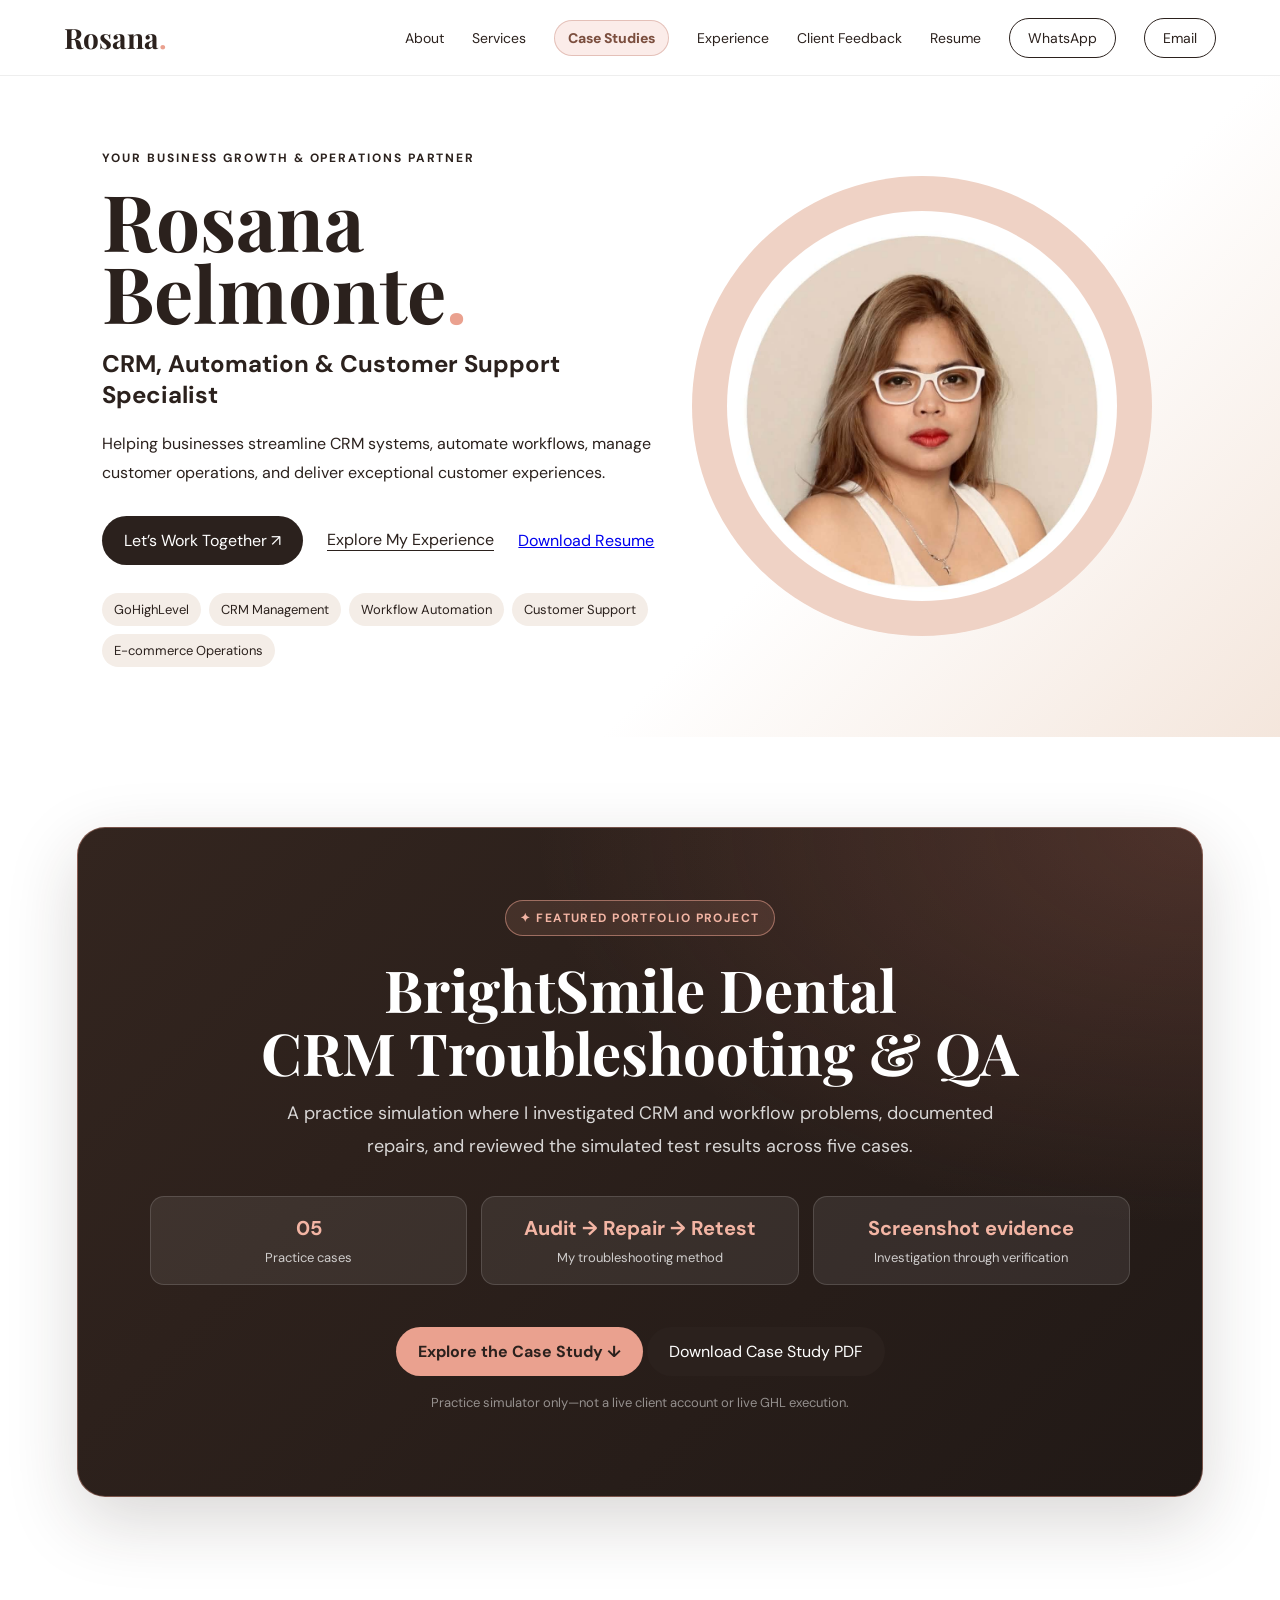
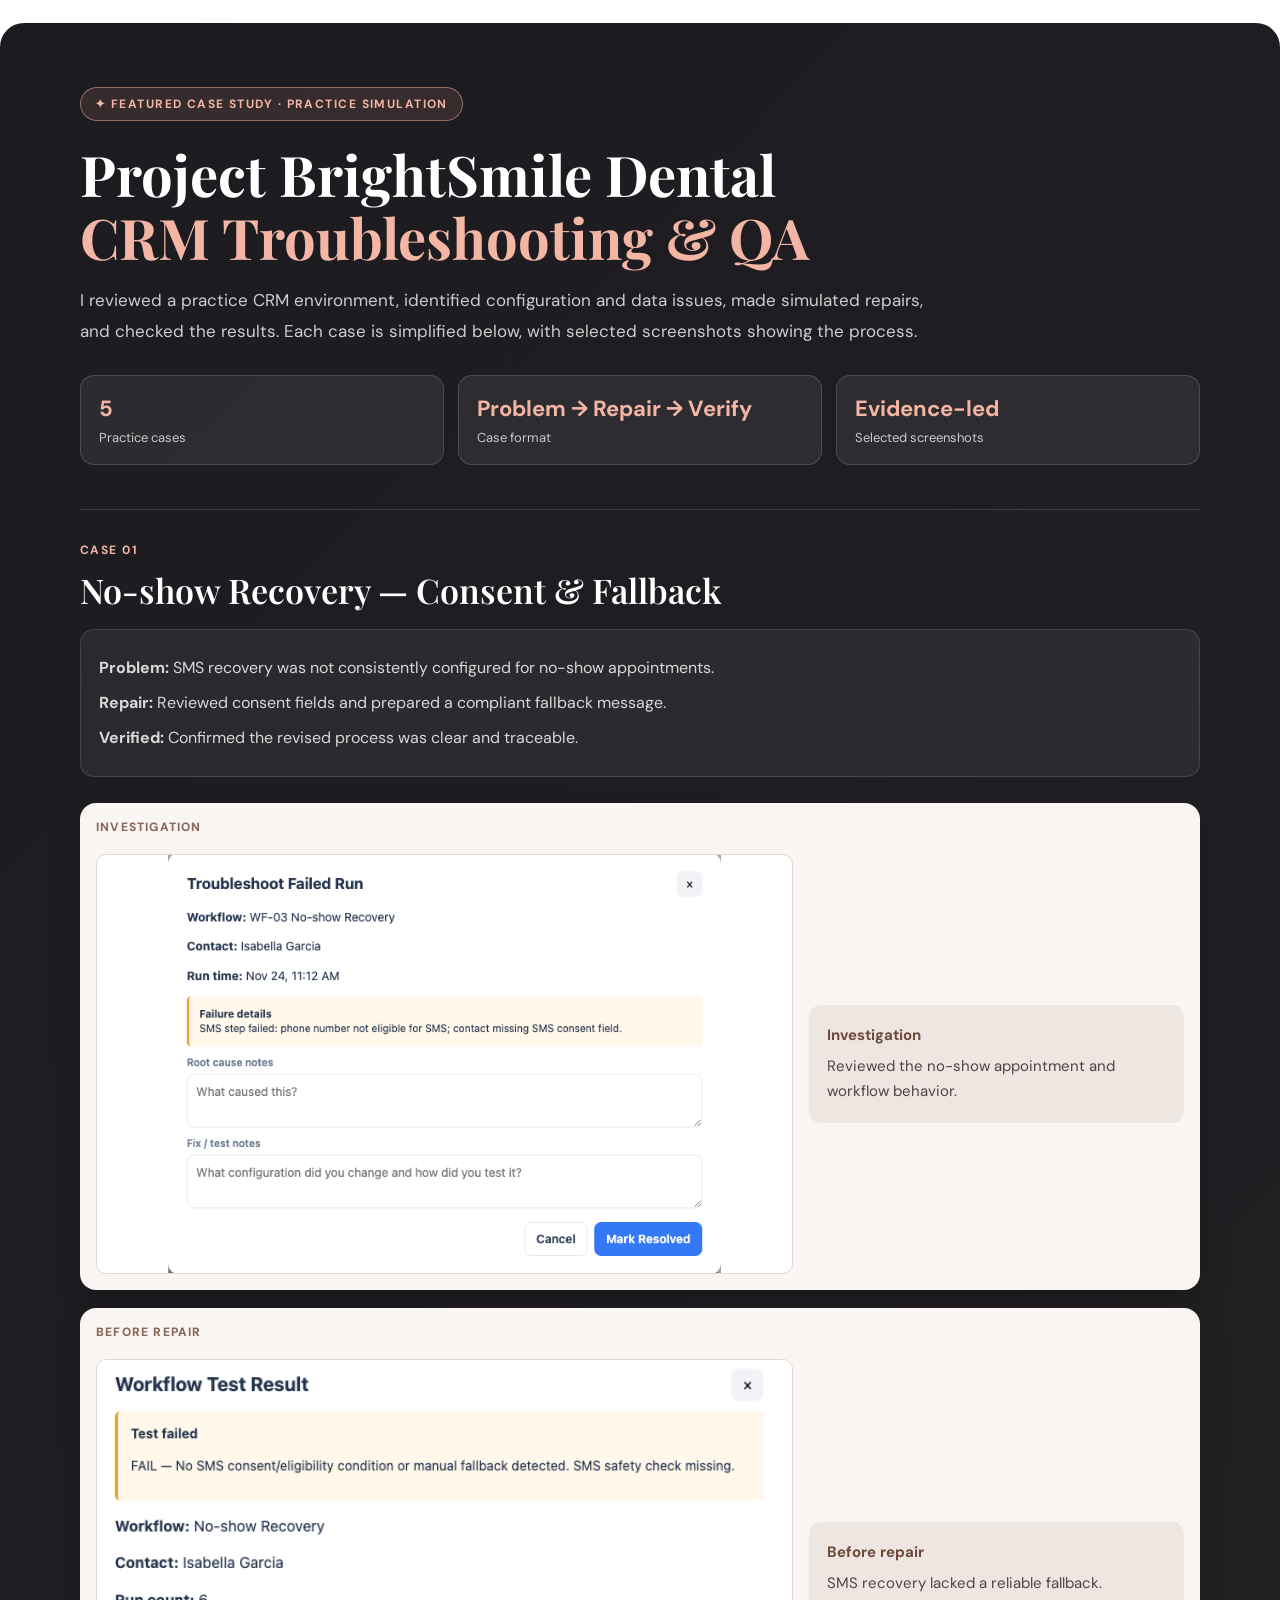
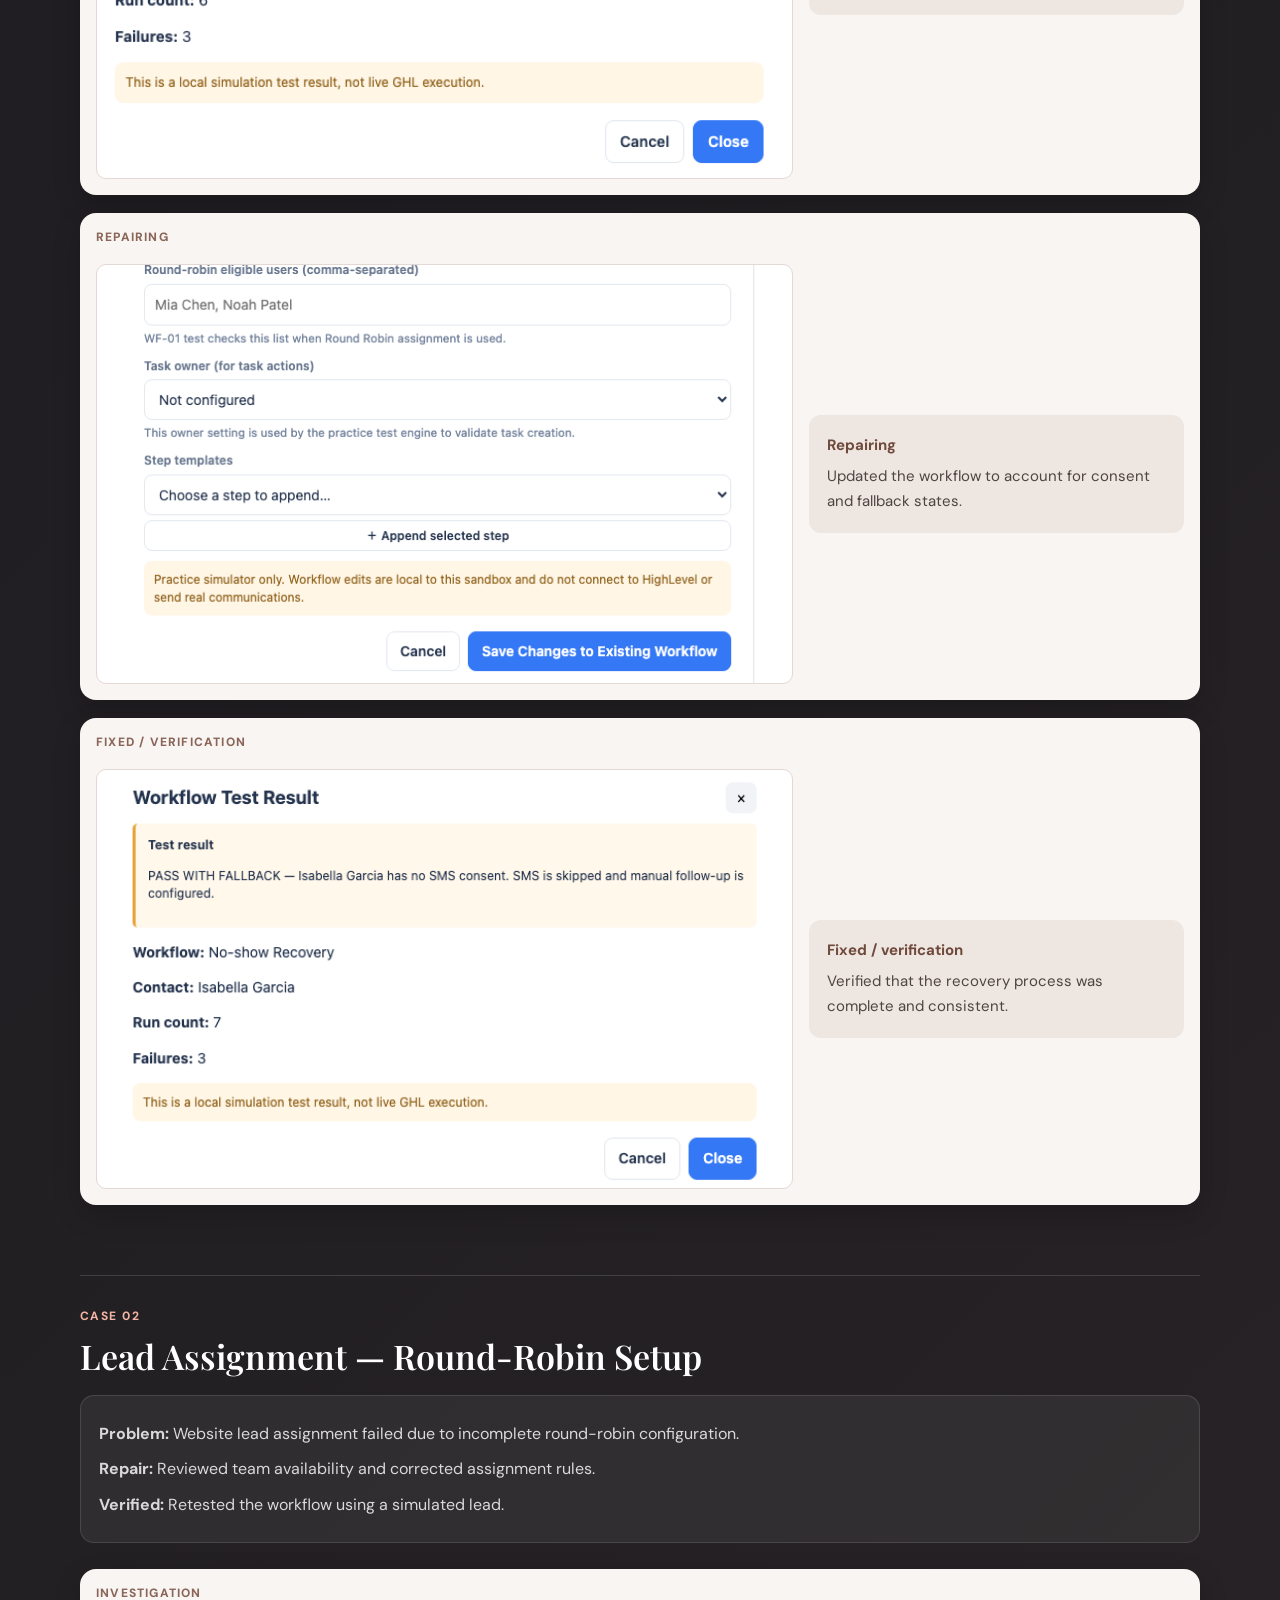
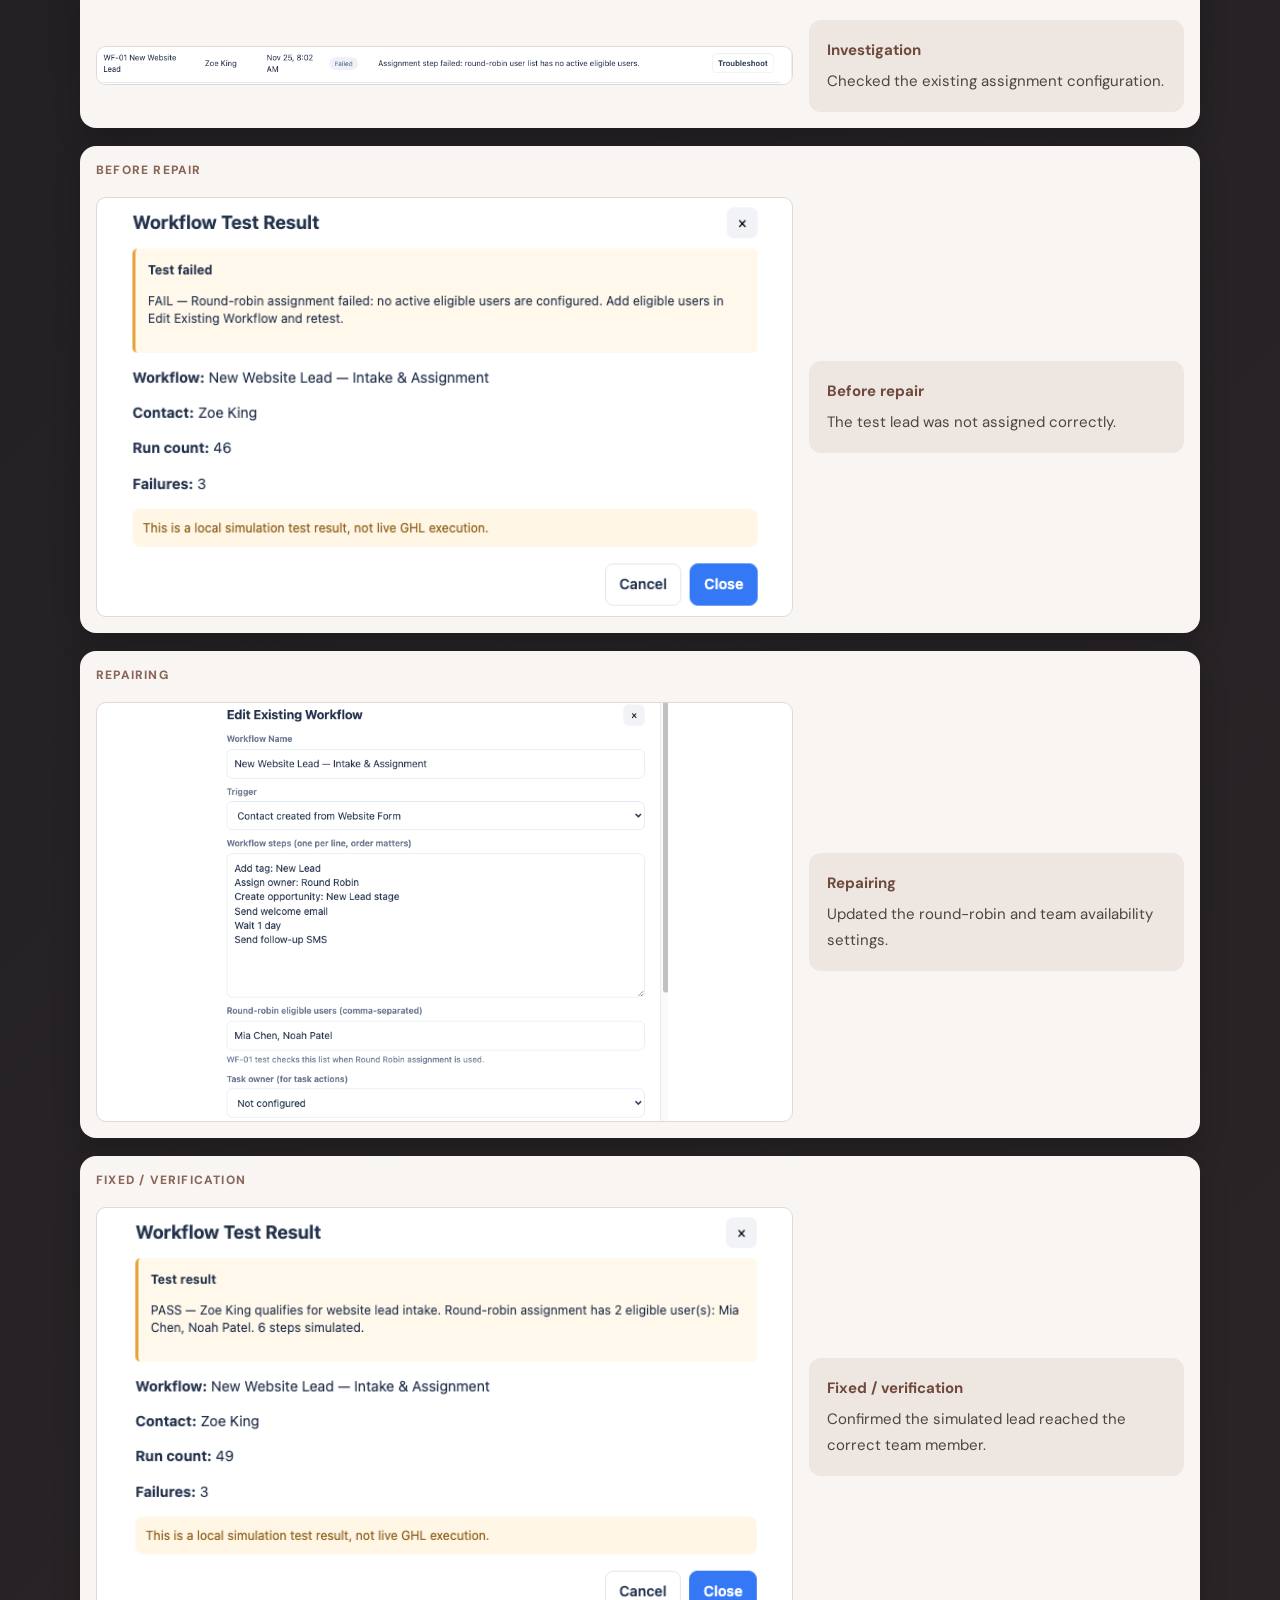
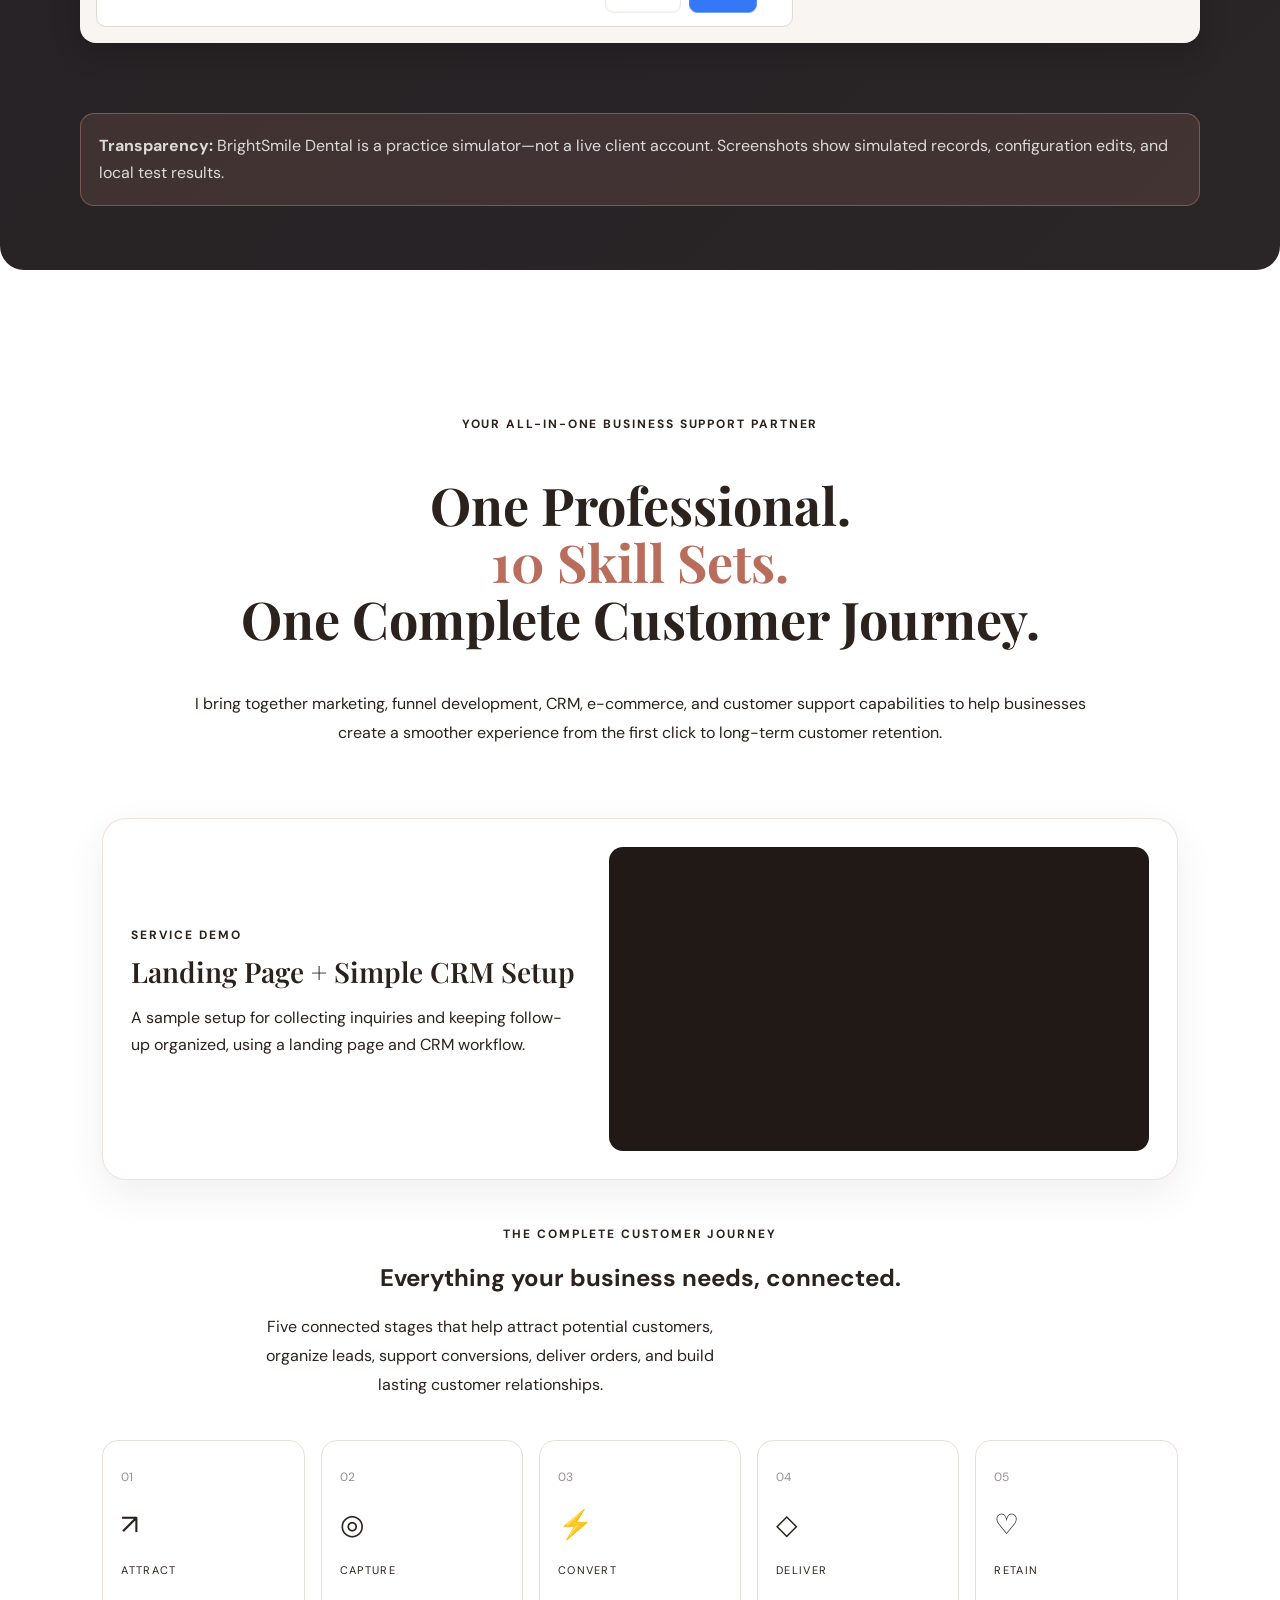
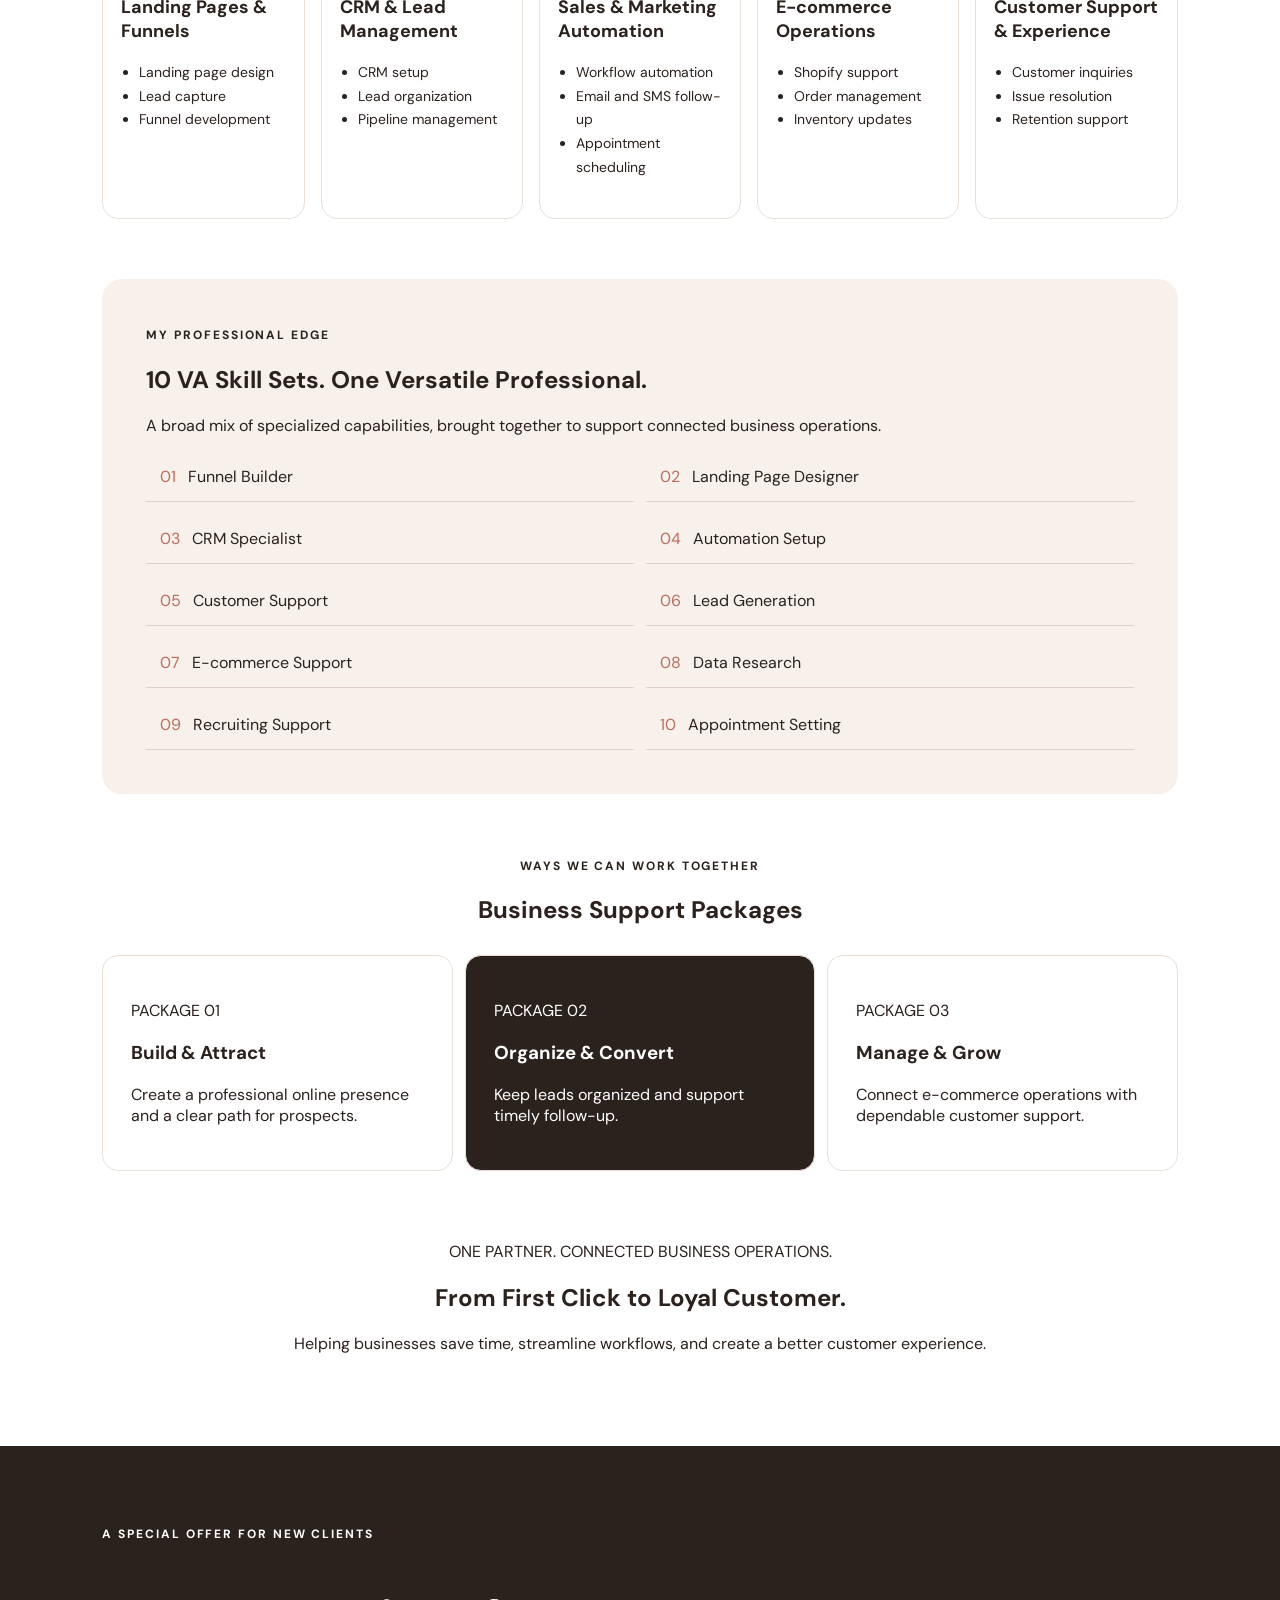
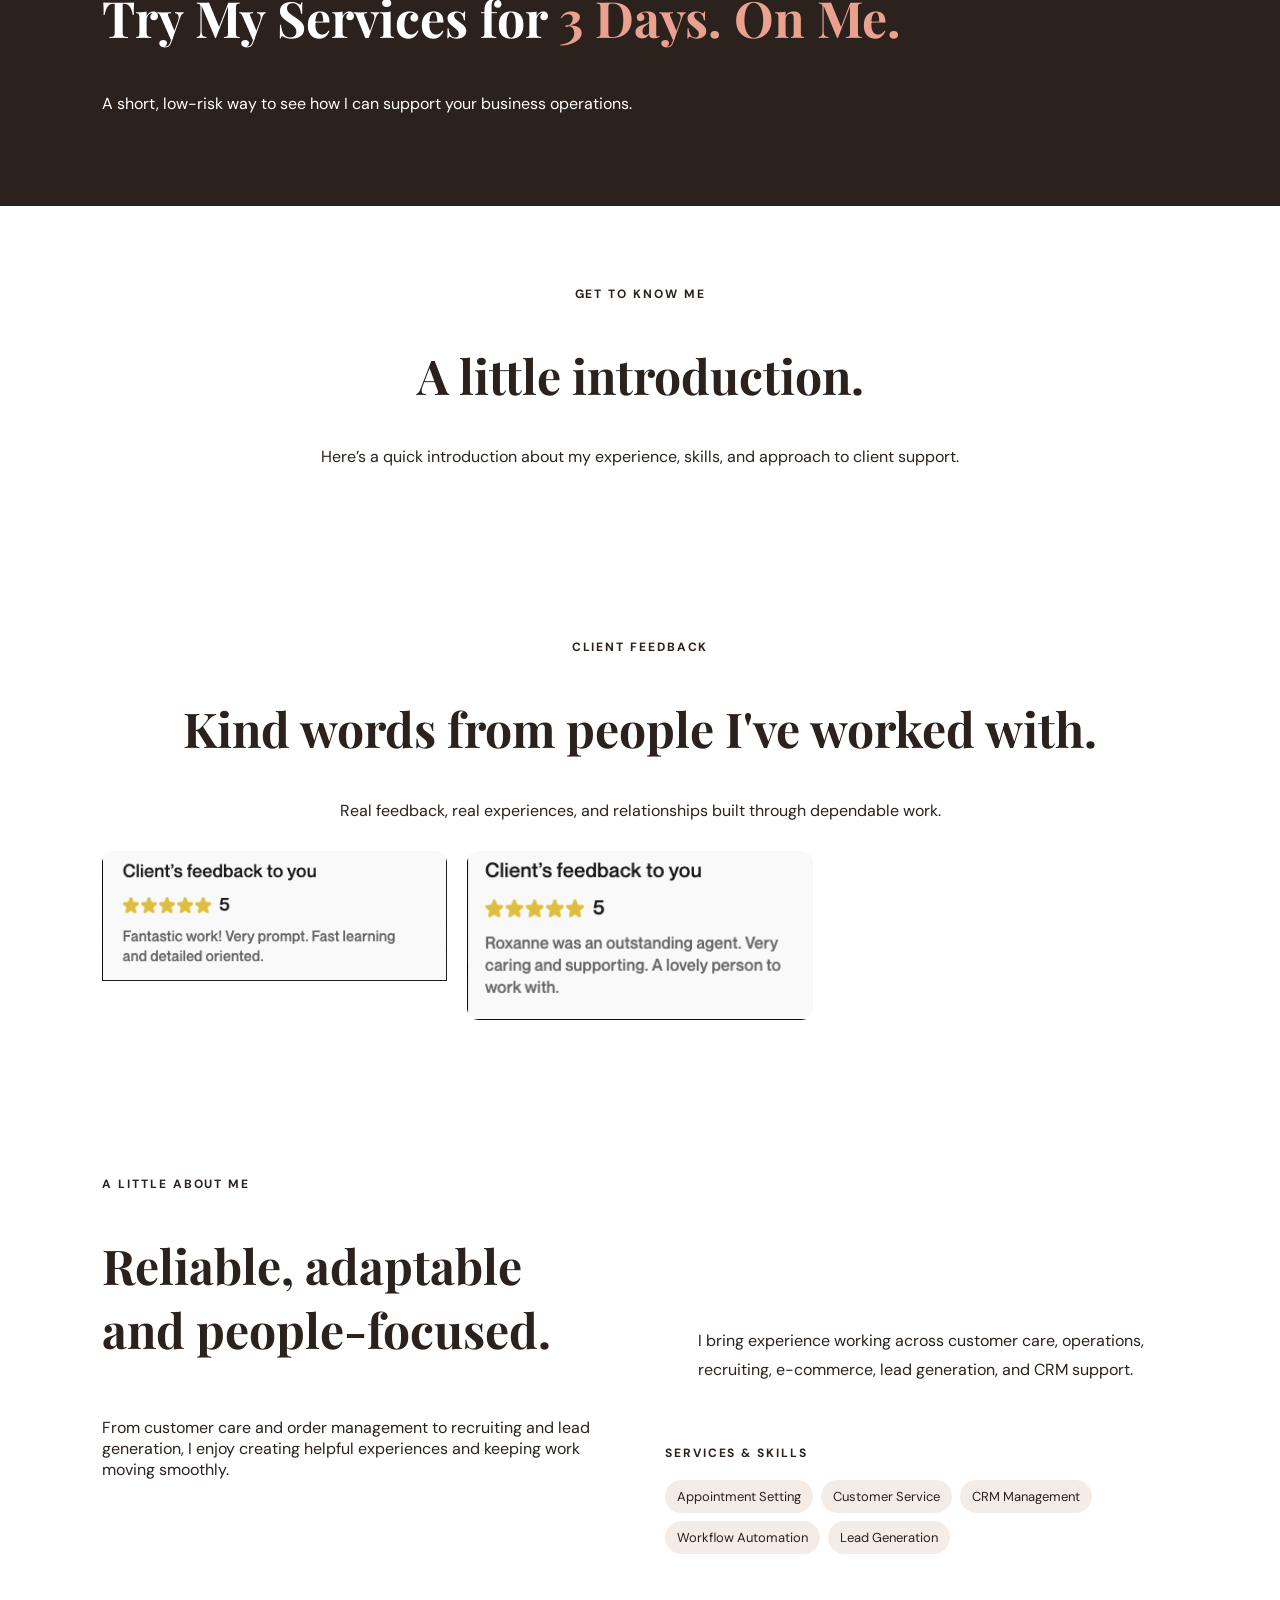
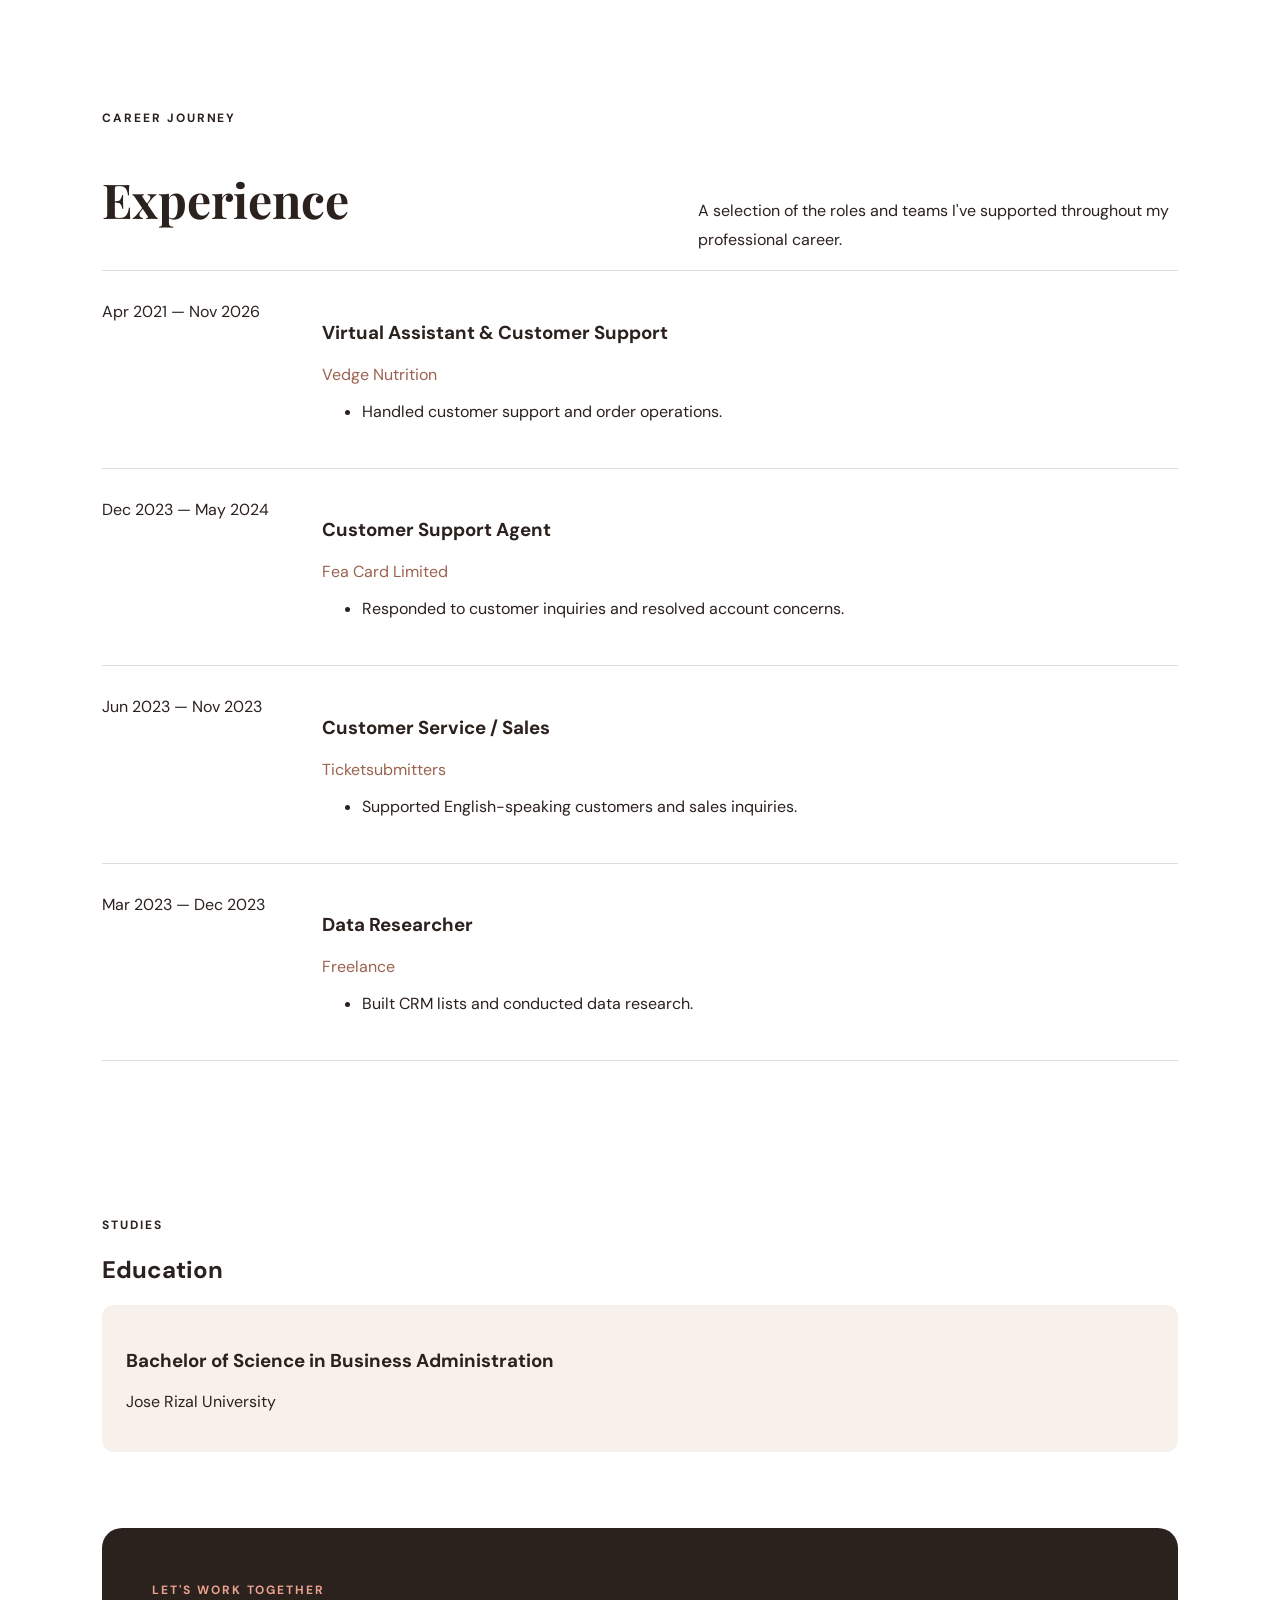
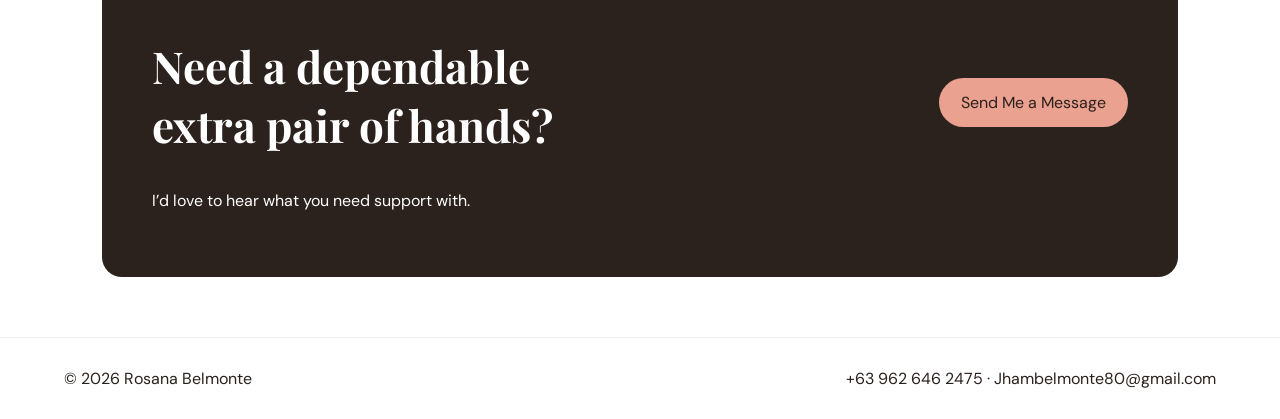
<file: portfolio-main/index.html>
<!DOCTYPE html>
<html lang="en">
<head>
    <meta charset="UTF-8">
    <meta name="viewport" content="width=device-width, initial-scale=1.0">
    <title>Rosana Belmonte | CRM, Automation & Customer Support Specialist</title>
    <link rel="preconnect" href="https://fonts.googleapis.com">
    <link rel="preconnect" href="https://fonts.gstatic.com" crossorigin>
    <link href="https://fonts.googleapis.com/css2?family=DM+Sans:wght@400;500;600;700&family=Playfair+Display:wght@500;600;700&display=swap" rel="stylesheet">
    <link rel="stylesheet" href="style.css">
</head>
<body>
<div class="wrap">
    <header class="topbar">
        <a class="brand" href="#home">Rosana<span>.</span></a>
        <nav>
            <a href="#about">About</a>
            <a href="#services">Services</a>
            <a href="#case-studies" class="nav-featured">Case Studies</a>
            <a href="#experience">Experience</a>
            <a href="#feedback">Client Feedback</a>
            <a class="nav-resume" href="Rosana_Belmonte_Updated%20RESUME.pdf" target="_blank" rel="noopener">Resume</a>
            <a class="nav-contact" href="https://wa.me/639626462475" target="_blank" rel="noopener">WhatsApp</a>
            <a class="nav-contact" href="mailto:jhambelmonte3@gmail.com">Email</a>
        </nav>
    </header>

    <main>
        <section class="hero" id="home">
            <div class="hero-copy">
                <span class="eyebrow">YOUR BUSINESS GROWTH &amp; OPERATIONS PARTNER</span>
                <h1 class="hero-name">Rosana<br>Belmonte<span>.</span></h1>
                <h2 class="hero-subtitle">CRM, Automation &amp; Customer Support Specialist</h2>
                <p class="hero-description">Helping businesses streamline CRM systems, automate workflows, manage customer operations, and deliver exceptional customer experiences.</p>

                <div class="hero-actions">
                    <a href="#contact" class="button">Let’s Work Together ↗</a>
                    <a href="#experience" class="text-link">Explore My Experience</a>
                    <a href="Rosana_Belmonte_Updated%20RESUME.pdf" class="resume-button" target="_blank" rel="noopener" download>Download Resume</a>
                </div>

                <div class="hero-skills">
                    <span>GoHighLevel</span>
                    <span>CRM Management</span>
                    <span>Workflow Automation</span>
                    <span>Customer Support</span>
                    <span>E-commerce Operations</span>
                </div>
            </div>

            <div class="hero-visual">
                <div class="portrait-decoration"></div>
                <img src="images/portrait.jpg" alt="Rosana Belmonte" class="hero-photo">
            </div>
        </section>

        <section class="section featured-setup" id="featured-case">
            <div class="featured-setup-inner">
                <span class="featured-setup-badge">✦ FEATURED PORTFOLIO PROJECT</span>
                <h2>BrightSmile Dental<br><span>CRM Troubleshooting &amp; QA</span></h2>
                <p class="featured-setup-intro">A practice simulation where I investigated CRM and workflow problems, documented repairs, and reviewed the simulated test results across five cases.</p>
                <div class="featured-case-highlights">
                    <div><strong>05</strong><span>Practice cases</span></div>
                    <div><strong>Audit → Repair → Retest</strong><span>My troubleshooting method</span></div>
                    <div><strong>Screenshot evidence</strong><span>Investigation through verification</span></div>
                </div>
                <a href="#case-studies" class="button featured-setup-cta">Explore the Case Study ↓</a>
                <a href="BrightSmile_Case_Study_Reference.pdf" class="button secondary" download>Download Case Study PDF</a>
                <p class="featured-setup-note">Practice simulator only—not a live client account or live GHL execution.</p>
            </div>
        </section>

        <section class="section bs-case-study" id="case-studies">
            <div class="bs-case-inner">
                <span class="bs-case-badge">✦ FEATURED CASE STUDY · PRACTICE SIMULATION</span>
                <h2>Project BrightSmile Dental<br><span>CRM Troubleshooting &amp; QA</span></h2>
                <p class="bs-case-intro">I reviewed a practice CRM environment, identified configuration and data issues, made simulated repairs, and checked the results. Each case is simplified below, with selected screenshots showing the process.</p>

                <div class="bs-case-summary">
                    <div><b>5</b><span>Practice cases</span></div>
                    <div><b>Problem → Repair → Verify</b><span>Case format</span></div>
                    <div><b>Evidence-led</b><span>Selected screenshots</span></div>
                </div>

                <div class="bs-case-block">
                    <span class="bs-case-label">CASE 01</span>
                    <h3>No-show Recovery — Consent &amp; Fallback</h3>
                    <div class="bs-case-brief"><p><strong>Problem:</strong> SMS recovery was not consistently configured for no-show appointments.</p><p><strong>Repair:</strong> Reviewed consent fields and prepared a compliant fallback message.</p><p><strong>Verified:</strong> Confirmed the revised process was clear and traceable.</p></div>
                    <div class="bs-step-gallery">
                        <figure class="bs-step"><div class="bs-step-number">INVESTIGATION</div><img loading="lazy" src="images/brightsmile-case-study/image(20261128-062202).png" alt="Case 1 investigation screenshot"><figcaption><strong>Investigation</strong><p>Reviewed the no-show appointment and workflow behavior.</p></figcaption></figure>
                        <figure class="bs-step"><div class="bs-step-number">BEFORE REPAIR</div><img loading="lazy" src="images/brightsmile-case-study/image(20261128-064711).png" alt="Case 1 before repair test screenshot"><figcaption><strong>Before repair</strong><p>SMS recovery lacked a reliable fallback.</p></figcaption></figure>
                        <figure class="bs-step"><div class="bs-step-number">REPAIRING</div><img loading="lazy" src="images/brightsmile-case-study/image(20261128-063933).png" alt="Case 1 workflow repair screenshot"><figcaption><strong>Repairing</strong><p>Updated the workflow to account for consent and fallback states.</p></figcaption></figure>
                        <figure class="bs-step"><div class="bs-step-number">FIXED / VERIFICATION</div><img loading="lazy" src="images/brightsmile-case-study/image(20261128-070108).png" alt="Case 1 after repair verification screenshot"><figcaption><strong>Fixed / verification</strong><p>Verified that the recovery process was complete and consistent.</p></figcaption></figure>
                    </div>
                </div>

                <div class="bs-case-block">
                    <span class="bs-case-label">CASE 02</span>
                    <h3>Lead Assignment — Round-Robin Setup</h3>
                    <div class="bs-case-brief"><p><strong>Problem:</strong> Website lead assignment failed due to incomplete round-robin configuration.</p><p><strong>Repair:</strong> Reviewed team availability and corrected assignment rules.</p><p><strong>Verified:</strong> Retested the workflow using a simulated lead.</p></div>
                    <div class="bs-step-gallery">
                        <figure class="bs-step"><div class="bs-step-number">INVESTIGATION</div><img loading="lazy" src="images/brightsmile-case-study/image(20261128-071650).png" alt="Case 2 investigation screenshot"><figcaption><strong>Investigation</strong><p>Checked the existing assignment configuration.</p></figcaption></figure>
                        <figure class="bs-step"><div class="bs-step-number">BEFORE REPAIR</div><img loading="lazy" src="images/brightsmile-case-study/image(20261128-074753).png" alt="Case 2 failed test screenshot"><figcaption><strong>Before repair</strong><p>The test lead was not assigned correctly.</p></figcaption></figure>
                        <figure class="bs-step"><div class="bs-step-number">REPAIRING</div><img loading="lazy" src="images/brightsmile-case-study/image(20261128-075537).png" alt="Case 2 configuration repair screenshot"><figcaption><strong>Repairing</strong><p>Updated the round-robin and team availability settings.</p></figcaption></figure>
                        <figure class="bs-step"><div class="bs-step-number">FIXED / VERIFICATION</div><img loading="lazy" src="images/brightsmile-case-study/image(20261128-080248).png" alt="Case 2 after repair screenshot"><figcaption><strong>Fixed / verification</strong><p>Confirmed the simulated lead reached the correct team member.</p></figcaption></figure>
                    </div>
                </div>

                <div class="bs-case-note"><strong>Transparency:</strong> BrightSmile Dental is a practice simulator—not a live client account. Screenshots show simulated records, configuration edits, and local test results.</div>
            </div>
        </section>

        <section class="section growth-section" id="services">
            <div class="growth-hero">
                <span class="growth-kicker">YOUR ALL-IN-ONE BUSINESS SUPPORT PARTNER</span>
                <h2>One Professional.<br><span>10 Skill Sets.</span><br>One Complete Customer Journey.</h2>
                <p>I bring together marketing, funnel development, CRM, e-commerce, and customer support capabilities to help businesses create a smoother experience from the first click to long-term customer retention.</p>
            </div>

            <div class="service-demo-card">
                <div class="service-demo-copy"><span class="eyebrow">SERVICE DEMO</span><h3>Landing Page + Simple CRM Setup</h3><p>A sample setup for collecting inquiries and keeping follow-up organized, using a landing page and CRM workflow.</p></div>
                <div class="service-demo-video"><iframe src="https://www.youtube.com/embed/hm1gxjfh7KI" title="Landing Page and CRM Setup Demo" referrerpolicy="strict-origin-when-cross-origin" allow="accelerometer; autoplay; clipboard-write; encrypted-media; gyroscope; picture-in-picture" allowfullscreen></iframe></div>
            </div>

            <div class="growth-section-heading">
                <span class="eyebrow">THE COMPLETE CUSTOMER JOURNEY</span>
                <h2>Everything your business needs, connected.</h2>
                <p class="section-intro">Five connected stages that help attract potential customers, organize leads, support conversions, deliver orders, and build lasting customer relationships.</p>
            </div>

            <div class="journey-grid">
                <article class="journey-card"><span class="journey-number">01</span><div class="journey-icon">↗</div><p class="journey-stage">ATTRACT</p><h3>Landing Pages & Funnels</h3><ul><li>Landing page design</li><li>Lead capture</li><li>Funnel development</li></ul></article>
                <article class="journey-card"><span class="journey-number">02</span><div class="journey-icon">◎</div><p class="journey-stage">CAPTURE</p><h3>CRM & Lead Management</h3><ul><li>CRM setup</li><li>Lead organization</li><li>Pipeline management</li></ul></article>
                <article class="journey-card"><span class="journey-number">03</span><div class="journey-icon">⚡</div><p class="journey-stage">CONVERT</p><h3>Sales & Marketing Automation</h3><ul><li>Workflow automation</li><li>Email and SMS follow-up</li><li>Appointment scheduling</li></ul></article>
                <article class="journey-card"><span class="journey-number">04</span><div class="journey-icon">◇</div><p class="journey-stage">DELIVER</p><h3>E-commerce Operations</h3><ul><li>Shopify support</li><li>Order management</li><li>Inventory updates</li></ul></article>
                <article class="journey-card"><span class="journey-number">05</span><div class="journey-icon">♡</div><p class="journey-stage">RETAIN</p><h3>Customer Support & Experience</h3><ul><li>Customer inquiries</li><li>Issue resolution</li><li>Retention support</li></ul></article>
            </div>

            <div class="skill-board">
                <div class="skill-board-heading"><span class="eyebrow">MY PROFESSIONAL EDGE</span><h2>10 VA Skill Sets. One Versatile Professional.</h2><p>A broad mix of specialized capabilities, brought together to support connected business operations.</p></div>
                <div class="skill-role-grid">
                    <div class="skill-role"><span>01</span>Funnel Builder</div><div class="skill-role"><span>02</span>Landing Page Designer</div><div class="skill-role"><span>03</span>CRM Specialist</div><div class="skill-role"><span>04</span>Automation Setup</div>
                    <div class="skill-role"><span>05</span>Customer Support</div><div class="skill-role"><span>06</span>Lead Generation</div><div class="skill-role"><span>07</span>E-commerce Support</div><div class="skill-role"><span>08</span>Data Research</div>
                    <div class="skill-role"><span>09</span>Recruiting Support</div><div class="skill-role"><span>10</span>Appointment Setting</div>
                </div>
            </div>

            <div class="package-board">
                <div class="package-heading"><span class="eyebrow">WAYS WE CAN WORK TOGETHER</span><h2>Business Support Packages</h2></div>
                <div class="package-grid">
                    <article class="package-card"><p class="package-label">PACKAGE 01</p><h3>Build & Attract</h3><p class="package-summary">Create a professional online presence and a clear path for prospects.</p></article>
                    <article class="package-card package-featured"><p class="package-label">PACKAGE 02</p><h3>Organize & Convert</h3><p class="package-summary">Keep leads organized and support timely follow-up.</p></article>
                    <article class="package-card"><p class="package-label">PACKAGE 03</p><h3>Manage & Grow</h3><p class="package-summary">Connect e-commerce operations with dependable customer support.</p></article>
                </div>
            </div>

            <div class="growth-closing"><span>ONE PARTNER. CONNECTED BUSINESS OPERATIONS.</span><h2>From First Click to Loyal Customer.</h2><p>Helping businesses save time, streamline workflows, and create a better customer experience.</p></div>
        </section>

        <section class="trial-offer" id="free-trial">
            <div class="trial-content">
                <span class="trial-eyebrow">A SPECIAL OFFER FOR NEW CLIENTS</span>
                <h2>Try My Services for <span>3 Days. On Me.</span></h2>
                <p>A short, low-risk way to see how I can support your business operations.</p>
            </div>
        </section>

        <section class="video-intro"><div class="video-container"><span class="eyebrow">GET TO KNOW ME</span><h2>A little introduction.</h2><p>Here’s a quick introduction about my experience, skills, and approach to client support.</p></div></section>

        <section class="testimonials" id="feedback">
            <div class="testimonials-heading"><span class="eyebrow">CLIENT FEEDBACK</span><h2>Kind words from people I've worked with.</h2><p>Real feedback, real experiences, and relationships built through dependable work.</p></div>
            <div class="feedback-grid">
                <a href="feedback-1.png" target="_blank" class="feedback-card"><img src="feedback-1.png" alt="Client feedback 1"></a>
                <a href="feedback-2.png" target="_blank" class="feedback-card"><img src="feedback-2.png" alt="Client feedback 2"></a>
            </div>
        </section>

        <section class="section" id="about">
            <div class="section-heading"><div><span class="eyebrow">A LITTLE ABOUT ME</span><h2>Reliable, adaptable<br>and people-focused.</h2></div><p class="section-intro">I bring experience working across customer care, operations, recruiting, e-commerce, lead generation, and CRM support.</p></div>
            <div class="about-grid">
                <div class="about-copy"><p>From customer care and order management to recruiting and lead generation, I enjoy creating helpful experiences and keeping work moving smoothly.</p></div>
                <div style="margin-top:40px"><span class="eyebrow">SERVICES & SKILLS</span><div class="skills"><span class="skill">Appointment Setting</span><span class="skill">Customer Service</span><span class="skill">CRM Management</span><span class="skill">Workflow Automation</span><span class="skill">Lead Generation</span></div></div>
            </div>
        </section>

        <section class="section" id="experience">
            <div class="section-heading"><div><span class="eyebrow">CAREER JOURNEY</span><h2>Experience</h2></div><p class="section-intro">A selection of the roles and teams I've supported throughout my professional career.</p></div>
            <div class="experience-list">
                <article class="job"><div class="job-date">Apr 2021 — Nov 2026</div><div><h3>Virtual Assistant & Customer Support</h3><div class="job-meta">Vedge Nutrition</div><ul><li>Handled customer support and order operations.</li></ul></div></article>
                <article class="job"><div class="job-date">Dec 2023 — May 2024</div><div><h3>Customer Support Agent</h3><div class="job-meta">Fea Card Limited</div><ul><li>Responded to customer inquiries and resolved account concerns.</li></ul></div></article>
                <article class="job"><div class="job-date">Jun 2023 — Nov 2023</div><div><h3>Customer Service / Sales</h3><div class="job-meta">Ticketsubmitters</div><ul><li>Supported English-speaking customers and sales inquiries.</li></ul></div></article>
                <article class="job"><div class="job-date">Mar 2023 — Dec 2023</div><div><h3>Data Researcher</h3><div class="job-meta">Freelance</div><ul><li>Built CRM lists and conducted data research.</li></ul></div></article>
            </div>
        </section>

        <section class="section" id="education"><span class="eyebrow">STUDIES</span><h2>Education</h2><div class="education-card"><h3>Bachelor of Science in Business Administration</h3><p>Jose Rizal University</p></div></section>

        <section class="contact" id="contact"><div><span class="eyebrow" style="color:#eaa18f">LET'S WORK TOGETHER</span><h2>Need a dependable<br>extra pair of hands?</h2><p>I’d love to hear what you need support with.</p></div><a href="mailto:Jhambelmonte80@gmail.com" class="button">Send Me a Message</a></section>
    </main>

    <footer><div>© 2026 Rosana Belmonte</div><div><a href="https://wa.me/639626462475" target="_blank" rel="noopener noreferrer">+63 962 646 2475</a> · <a href="mailto:Jhambelmonte80@gmail.com">Jhambelmonte80@gmail.com</a></div></footer>
</div>
<script src="script.js"></script>
</body>
</html>
</file>
<file: portfolio-main/style.css>
:root {
    --ink: #2b211d;
    --cream: #f8f1eb;
    --peach: #eaa18f;
    --rose: #b96d5d;
}

* {
    box-sizing: border-box;
}

html {
    scroll-behavior: smooth;
}

body {
    margin: 0;
    font-family: "DM Sans", sans-serif;
    color: var(--ink);
    background: #fff;
}

img,
video,
iframe {
    max-width: 100%;
}

.wrap {
    max-width: 1440px;
    margin: auto;
}

.topbar {
    height: 76px;
    padding: 0 5%;
    display: flex;
    align-items: center;
    justify-content: space-between;
    border-bottom: 1px solid #eee;
}

.brand {
    color: var(--ink);
    text-decoration: none;
    font: 700 28px "Playfair Display", serif;
}

.brand span,
h1 span {
    color: var(--peach);
}

nav {
    display: flex;
    align-items: center;
    gap: 28px;
}

nav a {
    color: var(--ink);
    text-decoration: none;
    font-size: 14px;
}

.nav-contact {
    padding: 10px 18px;
    border: 1px solid var(--ink);
    border-radius: 999px;
}

.hero {
    min-height: 660px;
    display: grid;
    grid-template-columns: 1.05fr .95fr;
    align-items: center;
    padding: 70px 8%;
    background: linear-gradient(135deg, #fff 65%, #f4e6dc);
}

.eyebrow,
.growth-kicker,
.trial-eyebrow {
    font-size: 12px;
    font-weight: 700;
    letter-spacing: .16em;
}

.hero-name {
    margin: 18px 0;
    font: 700 78px/.92 "Playfair Display", serif;
}

.hero-subtitle {
    font-size: 24px;
}

.hero-description {
    max-width: 650px;
    line-height: 1.8;
}

.hero-actions {
    display: flex;
    align-items: center;
    gap: 24px;
    margin: 28px 0;
}

.button,
.text-link,
.trial-button {
    text-decoration: none;
}

.button {
    display: inline-block;
    padding: 14px 22px;
    border-radius: 999px;
    background: var(--ink);
    color: #fff;
}

.text-link {
    color: var(--ink);
    border-bottom: 1px solid;
}

.hero-skills {
    display: flex;
    flex-wrap: wrap;
    gap: 8px;
}

.hero-skills span,
.skill {
    padding: 8px 12px;
    border-radius: 999px;
    background: #f4ede7;
    font-size: 13px;
}

.hero-visual {
    position: relative;
    display: grid;
    place-items: center;
}

.portrait-decoration {
    position: absolute;
    width: 460px;
    height: 460px;
    border-radius: 50%;
    background: #efd2c5;
}

.hero-photo {
    position: relative;
    z-index: 1;
    width: 390px;
    height: 390px;
    object-fit: cover;
    border-radius: 50%;
}

.section {
    padding: 76px 8%;
}

.featured-setup {
    padding-top: 76px;
    padding-bottom: 76px;
    background: #f8f1eb;
}

.featured-setup-inner {
    max-width: 980px;
    margin: auto;
    text-align: center;
}

.featured-setup-inner h2 {
    margin: 14px 0 16px;
}

.featured-setup-intro {
    max-width: 760px;
    margin: 0 auto 28px;
    line-height: 1.8;
}
.featured-setup-video {
    max-width: 850px;
    aspect-ratio: 16 / 9;
    margin: 30px auto;
    overflow: hidden;
    border-radius: 16px;
    background: #2b211d;
    box-shadow: 0 12px 34px rgba(70, 45, 35, .14);
}

.featured-setup-video iframe {
    display: block;
    width: 100%;
    height: 100%;
    border: 0;
}

.featured-setup-details {
    display: grid;
    grid-template-columns: 1fr 1fr;
    gap: 28px;
    max-width: 850px;
    margin: 30px auto;
    text-align: left;
}

.featured-setup-details > div {
    padding: 24px;
    border: 1px solid rgba(120, 85, 68, .16);
    border-radius: 14px;
    background: rgba(255, 255, 255, .58);
}

.featured-setup-details h3 {
    margin: 0 0 12px;
}

.featured-setup-details p,
.featured-setup-details li {
    line-height: 1.8;
}

.featured-setup-details ul {
    margin-bottom: 0;
    padding-left: 20px;
}

.featured-setup-cta {
    display: inline-block;
    margin-top: 8px;
}

.featured-setup-note {
    margin-top: 18px;
    font-size: 13px;
    opacity: .75;
}

.growth-hero {
    max-width: 900px;
    margin: 30px auto 70px;
    text-align: center;
}

.growth-hero h2 {
    font: 700 52px/1.1 "Playfair Display", serif;
}

.growth-hero h2 span {
    color: var(--rose);
}

.growth-hero p {
    line-height: 1.8;
}

.growth-section-heading {
    max-width: 780px;
    margin: auto;
    text-align: center;
}

.journey-grid {
    display: grid;
    grid-template-columns: repeat(5, 1fr);
    gap: 16px;
    margin: 40px 0;
}

.journey-card {
    position: relative;
    padding: 24px 18px;
    border: 1px solid #eadfd7;
    border-radius: 16px;
}

.journey-number {
    font-size: 12px;
    opacity: .5;
}

.journey-icon {
    margin: 20px 0;
    font-size: 28px;
}

.journey-stage {
    font-size: 11px;
    letter-spacing: .12em;
}

.journey-card h3 {
    font-size: 18px;
}

.journey-card ul {
    padding-left: 18px;
    line-height: 1.7;
    font-size: 14px;
}

.skill-board {
    margin: 60px 0;
    padding: 44px;
    border-radius: 20px;
    background: #f8f1eb;
}

.skill-role-grid,
.package-grid {
    display: grid;
    grid-template-columns: repeat(2, 1fr);
    gap: 12px;
}

.skill-role {
    padding: 14px;
    border-bottom: 1px solid #dfd1c7;
}

.skill-role span {
    margin-right: 12px;
    color: var(--rose);
}

.package-heading {
    text-align: center;
}

.package-grid {
    grid-template-columns: repeat(3, 1fr);
    margin-top: 30px;
}

.package-card {
    padding: 28px;
    border: 1px solid #eadfd7;
    border-radius: 16px;
}

.package-featured {
    background: var(--ink);
    color: #fff;
}

.package-card ul {
    line-height: 1.8;
}

.growth-closing {
    margin-top: 70px;
    text-align: center;
}

.trial-offer {
    padding: 76px 8%;
    background: var(--ink);
    color: #fff;
}

.trial-content {
    max-width: 1100px;
    margin: auto;
}

.trial-offer h2 {
    font: 700 50px "Playfair Display", serif;
}

.trial-offer h2 span {
    color: var(--peach);
}

.trial-details {
    display: grid;
    grid-template-columns: repeat(3, 1fr);
    gap: 20px;
}

.trial-step {
    padding: 20px;
    border-top: 1px solid #a98f85;
}

.trial-bottom {
    display: flex;
    align-items: center;
    justify-content: space-between;
    margin-top: 30px;
}

.trial-bottom div {
    display: flex;
    flex-direction: column;
}

.trial-button {
    padding: 14px 20px;
    border-radius: 999px;
    background: var(--peach);
    color: var(--ink);
}

.video-intro,
.testimonials {
    padding: 76px 8%;
    text-align: center;
}

.loom-video {
    max-width: 900px;
    margin: 30px auto;
}

.loom-video iframe {
    width: 100%;
    height: 500px;
    border: 0;
    border-radius: 16px;
}

.feedback-grid {
    display: grid;
    grid-template-columns: repeat(3, 1fr);
    gap: 20px;
    margin-top: 30px;
}

.feedback-card {
    display: block;
    overflow: hidden;
    border-radius: 12px;
}

.feedback-card img {
    display: block;
    width: 100%;
    height: auto;
}

.section-heading {
    display: flex;
    align-items: end;
    justify-content: space-between;
}

.section-heading h2,
.testimonials-heading h2,
.video-container h2 {
    font: 700 48px "Playfair Display", serif;
}

.section-intro {
    max-width: 480px;
    line-height: 1.8;
}

.about-grid {
    display: grid;
    grid-template-columns: 1fr 1fr;
    gap: 50px;
}

.qualifications {
    display: grid;
    grid-template-columns: 1fr 1fr;
    gap: 12px;
}

.qualification {
    padding: 20px;
    background: #f8f1eb;
}

.skills {
    display: flex;
    flex-wrap: wrap;
    gap: 8px;
    margin-top: 18px;
}

.skill.featured {
    background: #efd8cf;
}

.experience-list {
    border-top: 1px solid #ddd;
}

.job {
    display: grid;
    grid-template-columns: 220px 1fr;
    padding: 30px 0;
    border-bottom: 1px solid #ddd;
}

.job-meta {
    color: #9b624f;
}

.highlights,
.references {
    display: grid;
    grid-template-columns: 1fr 1fr;
    gap: 20px;
}

.highlight,
.education-card,
.reference {
    padding: 24px;
    border-radius: 12px;
    background: #f8f1eb;
}

.testimonial-shell {
    margin-top: 30px;
}

.tab-list {
    display: flex;
    border-bottom: 1px solid #ddd;
}

.tab-button {
    padding: 16px 20px;
    border: 0;
    background: none;
    cursor: pointer;
}

.tab-button[aria-selected="true"] {
    border-bottom: 3px solid var(--rose);
}

.tab-panel {
    padding: 30px 0;
}

.tab-panel h3 {
    font-size: 28px;
}

.contact {
    display: flex;
    align-items: center;
    justify-content: space-between;
    margin: 0 8% 60px;
    padding: 50px;
    border-radius: 20px;
    background: var(--ink);
    color: #fff;
}

.contact h2 {
    font: 700 44px "Playfair Display", serif;
}

.contact .button {
    background: var(--peach);
    color: var(--ink);
}

footer {
    display: flex;
    justify-content: space-between;
    padding: 30px 5%;
    border-top: 1px solid #eee;
}

footer a {
    color: var(--ink);
    text-decoration: none;
}

@media (max-width: 900px) {
    nav {
        display: none;
    }

    .hero {
        grid-template-columns: 1fr;
        padding: 50px 20px;
        text-align: center;
    }

    .hero-description {
        margin-left: auto;
        margin-right: auto;
    }

    .hero-actions,
    .hero-skills {
        justify-content: center;
    }

    .hero-name {
        font-size: 58px;
    }

    .portrait-decoration {
        width: 330px;
        height: 330px;
    }

    .hero-photo {
        width: 300px;
        height: 300px;
    }

    .featured-setup-details,
    .journey-grid,
    .package-grid,
    .trial-details,
    .feedback-grid,
    .about-grid,
    .highlights,
    .references {
        grid-template-columns: 1fr;
    }

    .journey-grid {
        gap: 12px;
    }

    .section-heading {
        display: block;
    }

    .job {
        grid-template-columns: 1fr;
    }

    .loom-video iframe {
        height: 300px;
    }

    .trial-bottom,
    .contact,
    footer {
        flex-direction: column;
        gap: 20px;
    }

    .contact {
        text-align: center;
    }
}/* Featured Service showcase */
.featured-setup {
    padding: 90px 6%;
    background: #fff;
}

.featured-setup-inner {
    max-width: 1180px;
    margin: auto;
    padding: clamp(32px, 6vw, 72px);
    overflow: hidden;
    border: 1px solid rgba(234, 161, 143, .4);
    border-radius: 28px;
    background:
        radial-gradient(ellipse at top right, rgba(185, 109, 93, .26), transparent 42%),
        linear-gradient(135deg, #33251f, #211916);
    box-shadow: 0 24px 70px rgba(43, 33, 29, .18);
    color: #fff;
}

.featured-setup-badge {
    display: inline-block;
    padding: 9px 14px;
    border: 1px solid rgba(234, 161, 143, .55);
    border-radius: 999px;
    background: rgba(234, 161, 143, .12);
    color: #f3b5a4;
    font-size: 12px;
    font-weight: 700;
    letter-spacing: .12em;
}

.featured-setup-inner h2 {
    margin: 22px 0 14px;
    font: 700 clamp(34px, 5vw, 58px)/1.08 "Playfair Display", serif;
    color: #fff;
}

.featured-setup-intro {
    max-width: 760px;
    margin: 0 auto 34px;
    color: rgba(255, 255, 255, .82);
    font-size: 18px;
    line-height: 1.8;
}

.featured-setup-video {
    max-width: 1000px;
    margin: 38px auto;
    border: 1px solid rgba(255, 255, 255, .16);
    box-shadow: 0 18px 48px rgba(0, 0, 0, .3);
}

.featured-setup-details {
    max-width: 1000px;
    gap: 20px;
}

.featured-setup-details > div {
    border: 1px solid rgba(255, 255, 255, .14);
    background: rgba(255, 255, 255, .08);
    color: #fff;
}

.featured-setup-details h3 {
    color: #f3b5a4;
}

.featured-setup-details p,
.featured-setup-details li {
    color: rgba(255, 255, 255, .84);
}

.featured-setup-cta {
    margin-top: 12px;
    background: var(--peach);
    color: var(--ink);
    font-weight: 700;
}

.featured-setup-cta:hover {
    background: #f5b5a3;
    transform: translateY(-2px);
}

.featured-setup-note {
    color: rgba(255, 255, 255, .68);
}

@media (max-width: 600px) {
    .featured-setup {
        padding: 54px 18px;
    }

    .featured-setup-inner {
        padding: 30px 20px;
        border-radius: 20px;
    }

    .featured-setup-intro {
        font-size: 16px;
    }
}
/* BrightSmile Dental case study — added while preserving the original portfolio theme */
.bs-case-study { background: linear-gradient(135deg, #1c1b20, #2a2527); color: #f8f2ee; border-radius: 24px; margin: 36px 0; padding: clamp(28px,5vw,64px); }
.bs-case-inner { max-width: 1120px; margin: 0 auto; }
.bs-case-badge { display:inline-block; border:1px solid rgba(234,161,143,.55); border-radius:999px; background:rgba(234,161,143,.12); color:#f3b5a4; font-size:12px; font-weight:700; letter-spacing:.12em; padding:8px 14px; }
.bs-case-study h2 { margin:22px 0 14px; font:700 clamp(32px,5vw,56px)/1.12 "Playfair Display",serif; color:#fff; }
.bs-case-study h2 span { color:#f3b5a4; }
.bs-case-intro { max-width:850px; font-size:17px; line-height:1.8; color:rgba(255,255,255,.78); }
.bs-case-summary { display:grid; grid-template-columns:repeat(3,minmax(0,1fr)); gap:14px; margin:28px 0 44px; }
.bs-case-summary div { border:1px solid rgba(255,255,255,.15); background:rgba(255,255,255,.07); padding:18px; border-radius:14px; display:flex; flex-direction:column; gap:6px; }
.bs-case-summary b { color:#f3b5a4; font-size:22px; }
.bs-case-summary span { color:rgba(255,255,255,.75); font-size:13px; }
.bs-case-block { margin:42px 0; padding:28px 0; border-top:1px solid rgba(255,255,255,.14); }
.bs-case-label { color:#f3b5a4; font-weight:700; letter-spacing:.12em; font-size:12px; }
.bs-case-block h3 { color:#fff; font:600 clamp(24px,3vw,34px)/1.25 "Playfair Display",serif; margin:10px 0 16px; }
.bs-case-block p { color:rgba(255,255,255,.82); line-height:1.7; }
.bs-step-gallery { display:grid; grid-template-columns:1fr; gap:26px; margin-top:26px; }
.bs-step { margin:0; padding:18px; background:#f8f5f3; border-radius:16px; color:#302a2a; box-shadow:0 10px 28px rgba(0,0,0,.18); }
.bs-step-number { color:#8a6558; font-weight:800; letter-spacing:.1em; font-size:12px; margin-bottom:12px; }
.bs-step img { display:block; width:100%; height:auto; border:1px solid #e3d8d3; border-radius:10px; background:#fff; }
.bs-step figcaption { margin-top:12px; color:#4d4543; line-height:1.6; font-size:14px; }
.bs-case-note { background:rgba(234,161,143,.12); border:1px solid rgba(234,161,143,.35); border-radius:14px; padding:18px; color:rgba(255,255,255,.82); line-height:1.7; }
@media(max-width:700px){ .bs-case-study{padding:28px 18px;border-radius:18px;} .bs-case-summary{grid-template-columns:1fr;} .bs-step{padding:10px;} .bs-case-block{margin:30px 0;} }

/* Portfolio update: feature the BrightSmile case study and move the Landing Page + CRM demo into Services */
nav a.nav-featured {
    color: #7b4e3e !important;
    background: rgba(234,161,143,.20);
    border: 1px solid rgba(185,109,93,.34);
    border-radius: 999px;
    padding: 8px 13px;
    font-weight: 800;
}
.featured-case-highlights {
    display:grid;
    grid-template-columns:repeat(3,minmax(0,1fr));
    gap:14px;
    margin:30px 0;
}
.featured-case-highlights > div {
    border:1px solid rgba(255,255,255,.14);
    background:rgba(255,255,255,.08);
    border-radius:14px;
    padding:18px;
    display:flex;
    flex-direction:column;
    gap:8px;
}
.featured-case-highlights strong { color:#f3b5a4; font-size:20px; }
.featured-case-highlights span { color:rgba(255,255,255,.76); font-size:13px; }
.service-demo-card {
    max-width:1180px;
    margin:0 auto 42px;
    display:grid;
    grid-template-columns:1fr 1.2fr;
    gap:28px;
    align-items:center;
    padding:28px;
    background:#fff;
    border:1px solid rgba(185,109,93,.2);
    border-radius:24px;
    box-shadow:0 14px 40px rgba(43,33,29,.07);
}
.service-demo-copy h3 { font:600 28px/1.25 "Playfair Display",serif; margin:10px 0; }
.service-demo-copy p,.service-demo-copy li { color:var(--muted); line-height:1.65; }
.service-demo-video { position:relative; width:100%; aspect-ratio:16/9; overflow:hidden; border-radius:14px; background:#211916; }
.service-demo-video iframe { width:100%; height:100%; border:0; }
.bs-case-brief { background:rgba(255,255,255,.06); border:1px solid rgba(255,255,255,.12); border-radius:14px; padding:16px 18px; margin:18px 0 24px; }
.bs-case-brief p { margin:8px 0; }
.bs-step-gallery { grid-template-columns:1fr; gap:18px; }
.bs-step { display:grid; grid-template-columns:minmax(0,1.3fr) minmax(220px,.7fr); gap:16px; align-items:center; padding:16px; }
.bs-step-number { grid-column:1 / -1; margin:0; padding-bottom:3px; }
.bs-step img { width:100%; max-height:420px; object-fit:contain; }
.bs-step figcaption { margin:0; padding:18px; background:#eee6e1; border-radius:12px; font-size:15px; }
.bs-step figcaption strong { display:block; color:#6f4a3c; margin-bottom:7px; }
.bs-step figcaption p { margin:0; color:#4d4543; }
@media(max-width:800px){
  .featured-case-highlights { grid-template-columns:1fr; }
  .service-demo-card { grid-template-columns:1fr; padding:20px; }
  .bs-step { grid-template-columns:1fr; }
  .bs-step figcaption { padding:14px; }
}
</file>
